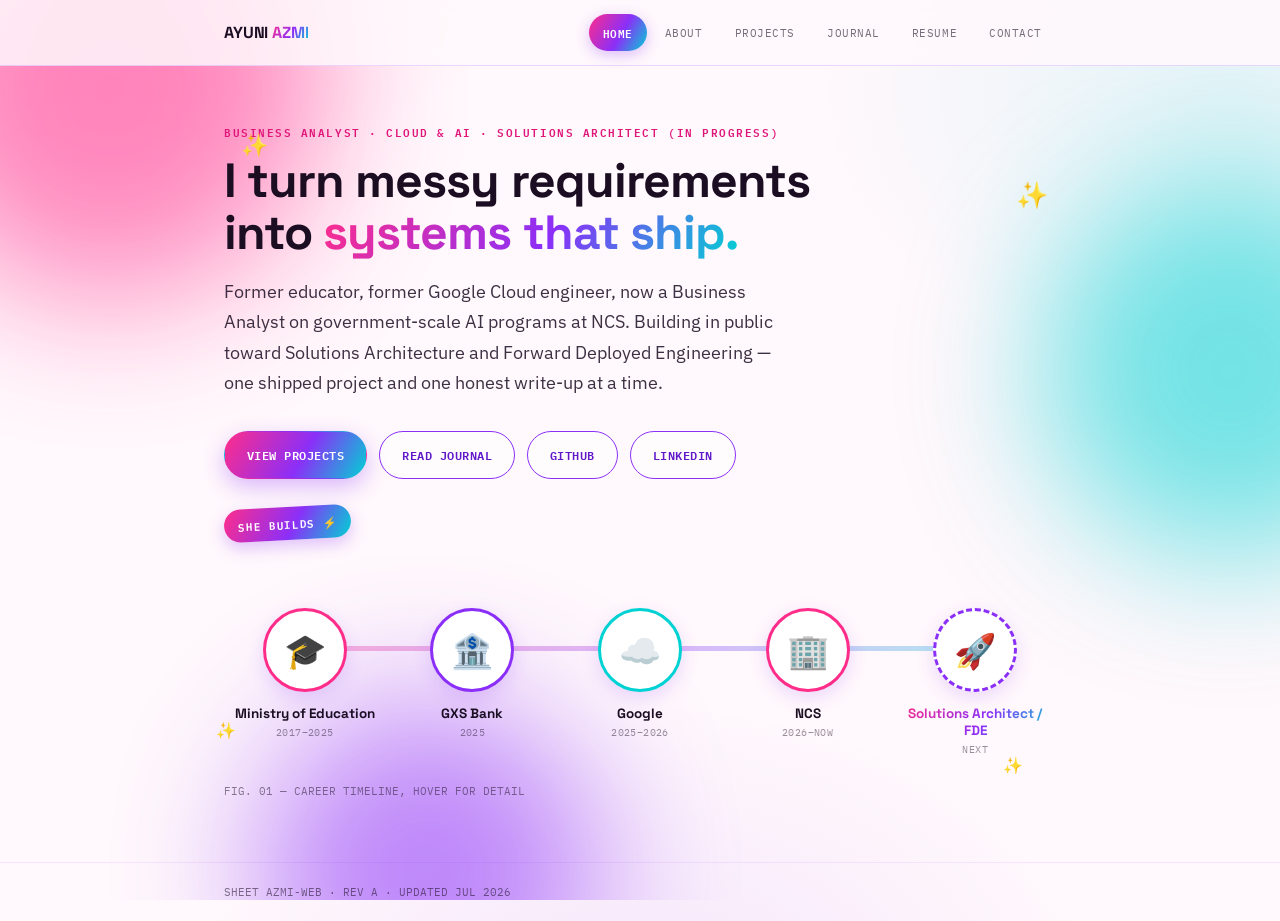
<file: index.html>
<!DOCTYPE html>
<html lang="en">
<head>
<meta charset="UTF-8">
<meta name="viewport" content="width=device-width, initial-scale=1">
<title>Ayuni Azmi — Business Analyst → Solutions Architect</title>
<link rel="icon" type="image/svg+xml" href="favicon.svg">
<link rel="stylesheet" href="css/style.css?v=2">
</head>
<body>

<div class="blobs" aria-hidden="true">
  <span class="blob b1"></span>
  <span class="blob b2"></span>
  <span class="blob b3"></span>
</div>

<div class="topnav">
  <div class="wrap">
    <div class="brand">AYUNI <span>AZMI</span></div>
    <div class="navlinks">
      <button data-tab="home" class="active">Home</button>
      <button data-tab="about">About</button>
      <button data-tab="projects">Projects</button>
      <button data-tab="journal">Journal</button>
      <button data-tab="resume">Resume</button>
      <button data-tab="contact">Contact</button>
    </div>
  </div>
</div>

<main>
  <div class="wrap">

    <!-- HOME -->
    <section id="home" class="active">
      <span class="sparkle s1">✨</span>
      <span class="sparkle s3">✨</span>
      <div class="eyebrow">Business Analyst · Cloud &amp; AI · Solutions Architect (in progress)</div>
      <h1>I turn messy requirements<br>into <span class="grad">systems that ship.</span></h1>
      <p class="lede">Former educator, former Google Cloud engineer, now a Business Analyst on
      government-scale AI programs at NCS. Building in public toward Solutions Architecture and
      Forward Deployed Engineering — one shipped project and one honest write-up at a time.</p>
      <div class="btnrow">
        <button class="btn solid" onclick="go('projects')">View Projects</button>
        <button class="btn" onclick="go('journal')">Read Journal</button>
        <a class="btn" href="https://github.com/ayuniazmi" target="_blank" rel="noopener">GitHub</a>
        <a class="btn" href="https://linkedin.com/in/ayuniazmi" target="_blank" rel="noopener">LinkedIn</a>
      </div>

      <div style="margin-top:28px;">
        <span class="sticker">She Builds ⚡</span>
      </div>

      <div class="schematic">
        <span class="sparkle s2">✨</span>
        <span class="sparkle s4">✨</span>

        <div class="timeline">
          <div class="timeline-track"></div>

          <div class="timeline-node" style="--accent: var(--pink);">
            <div class="tl-bubble">🎓</div>
            <div class="tl-body">
              <div class="tl-role">Ministry of Education</div>
              <div class="tl-dates">2017–2025</div>
              <div class="tl-blurb">8 years leading EdTech adoption across 80+ teachers</div>
            </div>
          </div>

          <div class="timeline-node" style="--accent: var(--purple);">
            <div class="tl-bubble">🏦</div>
            <div class="tl-body">
              <div class="tl-role">GXS Bank</div>
              <div class="tl-dates">2025</div>
              <div class="tl-blurb">Data privacy &amp; AI governance in a regulated environment</div>
            </div>
          </div>

          <div class="timeline-node" style="--accent: var(--cyan);">
            <div class="tl-bubble">☁️</div>
            <div class="tl-body">
              <div class="tl-role">Google</div>
              <div class="tl-dates">2025–2026</div>
              <div class="tl-blurb">Customer Engineer Trainee, Workspace &amp; Gemini</div>
            </div>
          </div>

          <div class="timeline-node" style="--accent: var(--pink);">
            <div class="tl-bubble">🏢</div>
            <div class="tl-body">
              <div class="tl-role">NCS</div>
              <div class="tl-dates">2026–Now</div>
              <div class="tl-blurb">Business Analyst on government-scale AI programs</div>
            </div>
          </div>

          <div class="timeline-node next" style="--accent: var(--purple);">
            <div class="tl-bubble">🚀</div>
            <div class="tl-body">
              <div class="tl-role">Solutions Architect / FDE</div>
              <div class="tl-dates">Next</div>
              <div class="tl-blurb">Where this whole site is headed</div>
            </div>
          </div>
        </div>

        <div class="caption">FIG. 01 — CAREER TIMELINE, HOVER FOR DETAIL</div>
      </div>
    </section>

    <!-- ABOUT -->
    <section id="about">
      <div class="eyebrow">About</div>
      <h2>I build the bridge between what a business needs and what engineering can ship.</h2>
      <span class="sticker alt" style="margin-bottom:24px;">Girl in Tech 💜</span>

      <div class="story">
        <div class="chapter">
          <h4 class="chapter-title">Ministry of Education <span class="dates">2017–2025</span></h4>
          <p>I started as an educator with the Ministry of Education, spending close to eight years
          leading EdTech adoption across 80+ teachers and running a $50,000 annual overseas learning
          programme with zero safety incidents. Teaching is, underneath everything, a systems problem:
          you're constantly translating between what people need, what's actually possible, and how to
          get a room full of different stakeholders moving in the same direction.</p>
        </div>
        <div class="chapter">
          <h4 class="chapter-title">IT &amp; Business Degree · GXS Bank · Google <span class="dates">2025–2026</span></h4>
          <p>While teaching full-time, I completed a degree in Information Technology and Business,
          which became my way into tech. A short stint as a Data Privacy Officer Intern at GXS Bank
          gave me a close look at how governance, risk, and AI systems collide in a regulated
          environment. From there I joined Google as a Customer Engineer Trainee on the Workspace and
          Gemini team, designing and demoing AI solutions for enterprise customers like DBS and SUSS,
          and building the internal tooling that other engineers used to sell those solutions.</p>
        </div>
        <div class="chapter">
          <h4 class="chapter-title">NCS — Business Analyst <span class="dates">2026–Now</span></h4>
          <p>Today I'm a Business Analyst at NCS, working across three concurrent engagements — most
          notably a $10M government AI Knowledge Management tender, where I've mapped user stories
          across five stakeholder groups and surfaced the legacy-system risks (a 20-year-old Lotus
          Notes archive, among other things) that shaped how the solution was ultimately pitched.</p>
        </div>
        <div class="chapter">
          <h4 class="chapter-title">What's Next</h4>
          <p>My long-term goal is to become a Solutions Architect or Forward Deployed Engineer —
          someone who sits at the intersection of a customer's real, messy constraints and what
          engineering can actually build. This site is where I'm documenting that transition, in the
          open, as it happens.</p>
        </div>
      </div>

      <div class="pillars">
        <div class="pillar"><div class="n">01</div><div class="t">Stakeholder translation</div></div>
        <div class="pillar"><div class="n">02</div><div class="t">Enterprise AI &amp; cloud</div></div>
        <div class="pillar"><div class="n">03</div><div class="t">Governance &amp; risk</div></div>
        <div class="pillar"><div class="n">04</div><div class="t">Hands-on build depth</div></div>
      </div>

      <h3 class="about-subhead">My Philosophy</h3>
      <div class="principles">
        <div class="principle">
          <h4>Understand before solving.</h4>
          <p>A well-defined problem is more valuable than a rushed solution.</p>
        </div>
        <div class="principle">
          <h4>Technology should serve people.</h4>
          <p>The best systems are not simply technically impressive. They make someone's work or life better.</p>
        </div>
        <div class="principle">
          <h4>Communicate with clarity.</h4>
          <p>Complexity should never become an excuse for confusion.</p>
        </div>
        <div class="principle">
          <h4>Keep building.</h4>
          <p>Courses and certifications provide knowledge, but projects turn that knowledge into capability.</p>
        </div>
        <div class="principle">
          <h4>Your background is an advantage.</h4>
          <p>Every experience contributes a different perspective. Career transitions do not erase your past; they build upon it.</p>
        </div>
        <div class="principle">
          <h4>Stay curious and adaptable.</h4>
          <p>Cloud and AI will continue to evolve. The ability to learn quickly matters more than knowing everything today.</p>
        </div>
      </div>

      <h3 class="about-subhead">What I've Learned So Far</h3>
      <div class="learned-list">
        <div class="learned-item"><b>Education</b> taught me that strong communication begins with understanding the person in front of you.</div>
        <div class="learned-item"><b>Financial services</b> taught me that innovation must be balanced with governance, privacy and responsibility.</div>
        <div class="learned-item"><b>Customer engineering</b> taught me how to present complex technologies clearly and connect features to business value.</div>
        <div class="learned-item"><b>Business analysis</b> is teaching me how to bring structure to ambiguity, align different stakeholders and turn ideas into deliverable requirements.</div>
      </div>
      <div class="learned-synth">Together, these experiences have shaped how I approach problems today: listen carefully, ask the right questions, and never lose sight of the user.</div>

      <h3 class="about-subhead">Career Projects</h3>
      <p style="opacity:0.65; font-size:13.5px; margin-top:-8px; margin-bottom:28px;">
        Real work from each chapter so far — separate from the build-in-public projects on the Projects tab.
      </p>

      <div class="company-group">
        <div class="company-head"><h4>NCS — Business Analyst</h4><span class="dates">May 2026 – Present</span></div>
        <div class="pgrid">
          <div class="pcard">
            <div class="status active">Active</div>
            <h3>HDB AI KMS</h3>
            <p>$10M government AI Knowledge Management tender. Mapped 18 user stories across 5 stakeholder personas and surfaced legacy-system risks (a 20-year-old Lotus Notes archive) that shaped the pursuit bid strategy.</p>
          </div>
          <div class="pcard">
            <div class="status active">Active</div>
            <h3>NUS Google Workspace Migration</h3>
            <p>Scoped consolidation of 5 Google Workspace domains into 1.</p>
          </div>
        </div>
      </div>

      <div class="company-group">
        <div class="company-head"><h4>Google — Customer Engineer Trainee</h4><span class="dates">Apr 2025 – Apr 2026</span></div>
        <div class="pgrid">
          <div class="pcard">
            <div class="status delivered">Delivered</div>
            <h3>Project Synapse</h3>
            <p>Gemini-powered skills assessment and coaching platform integrating AppSheet and Vertex AI.</p>
          </div>
          <div class="pcard">
            <div class="status delivered">Delivered</div>
            <h3>M365–Workspace Coexistence Demo</h3>
            <p>Built for regional technical sales teams; used in enterprise demos for customers including DBS Bank, IAL, and SUSS.</p>
          </div>
        </div>
      </div>

      <div class="company-group">
        <div class="company-head"><h4>GXS Bank — Data Privacy Officer Intern</h4><span class="dates">Feb – Mar 2025</span></div>
        <div class="pgrid">
          <div class="pcard">
            <div class="status delivered">Delivered</div>
            <h3>OneTrust Consent Management</h3>
            <p>Administered consent management across Snowflake, Salesforce, and Dynamics.</p>
          </div>
          <div class="pcard">
            <div class="status delivered">Delivered</div>
            <h3>Privacy &amp; Compliance Dashboards</h3>
            <p>Built Tableau dashboards for privacy and compliance reporting.</p>
          </div>
        </div>
      </div>

      <div class="company-group">
        <div class="company-head"><h4>SUSS — IT &amp; Business Degree Capstone</h4><span class="dates">While teaching full-time</span></div>
        <div class="pgrid">
          <div class="pcard">
            <div class="status delivered">Delivered</div>
            <h3>Consultant Management Portal</h3>
            <p>Full-stack Flask/Python application supporting the consultant placement lifecycle.</p>
          </div>
          <div class="pcard">
            <div class="status delivered">Delivered</div>
            <h3>Student Handbook RAG</h3>
            <p>Retrieval-augmented Q&amp;A system built over the student handbook — the project now being rebuilt to production grade on the Projects tab.</p>
          </div>
        </div>
      </div>

      <div class="company-group">
        <div class="company-head"><h4>Ministry of Education — Educator &amp; EdTech Champion</h4><span class="dates">2017 – 2025</span></div>
        <div class="pgrid">
          <div class="pcard">
            <div class="status delivered">Delivered</div>
            <h3>National EdTech Platform Adoption</h3>
            <p>Led adoption across 80+ educators, reaching near-100% onboarding.</p>
          </div>
          <div class="pcard">
            <div class="status delivered">Delivered</div>
            <h3>Overseas Learning Programme</h3>
            <p>Managed a $50,000/year programme for 3 years with zero safety incidents.</p>
          </div>
        </div>
      </div>
    </section>

    <!-- PROJECTS -->
    <section id="projects">
      <div class="eyebrow">Projects</div>
      <h2>Four projects, chosen to extend real work — not portfolio filler.</h2>
      <p style="opacity:0.65; font-size:13.5px; margin-top:-8px; margin-bottom:28px;">
        Status is tracked honestly. Nothing here is claimed as finished until it's actually deployed.
      </p>
      <div class="pgrid">
        <div class="pcard">
          <div class="status shipped">Shipped</div>
          <h3>01 — Architecture Cost &amp; Tradeoff Generator</h3>
          <dl>
            <dt>Problem</dt><dd>Turn a system requirement into an AWS architecture diagram, service choices, rough cost estimate, and tradeoffs.</dd>
            <dt>Stack</dt><dd>AWS, Terraform, Python</dd>
            <dt>Why it matters</dt><dd>Directly reusable from vendor-evaluation work on HDB AI KMS.</dd>
          </dl>
          <a class="pcard-link" href="cost-generator.html">Try the generator &rarr;</a>
        </div>
        <div class="pcard">
          <div class="status in-progress">In Progress</div>
          <h3>02 — RAG Evaluation Framework v2</h3>
          <dl>
            <dt>Problem</dt><dd>Production-grade rebuild of the Student Handbook RAG project — proper retrieval benchmarking and error analysis.</dd>
            <dt>Stack</dt><dd>Python, Chroma, OpenAI</dd>
            <dt>Why it matters</dt><dd>Flagship AI engineering piece; extends existing SUSS capstone work.</dd>
          </dl>
          <a class="pcard-link" href="https://github.com/ayuniazmi/ayuniazmi.github.io/tree/main/rag-eval">View the eval framework &rarr;</a>
        </div>
        <div class="pcard">
          <div class="status planned">Planned</div>
          <h3>03 — AI Business Analyst Assistant</h3>
          <dl>
            <dt>Problem</dt><dd>Upload a BRD, generate use cases, acceptance criteria, and test cases.</dd>
            <dt>Stack</dt><dd>Next.js, Python, OpenAI</dd>
            <dt>Why it matters</dt><dd>Automates the day job; easy to demo to non-technical stakeholders.</dd>
          </dl>
        </div>
        <div class="pcard">
          <div class="status planned">Planned</div>
          <h3>04 — Agentic Meeting-to-Delivery Pipeline</h3>
          <dl>
            <dt>Problem</dt><dd>Meeting transcript → summary → action items → tickets.</dd>
            <dt>Stack</dt><dd>Agent framework, MCP, Jira API</dd>
            <dt>Why it matters</dt><dd>Shows multi-step agentic reasoning, where FDE hiring is heading.</dd>
          </dl>
        </div>
      </div>
    </section>

    <!-- JOURNAL -->
    <section id="journal">
      <div class="eyebrow">Architecture Journal</div>
      <h2>Weekly notes on what I'm learning and building.</h2>
      <span class="sticker" style="margin-bottom:24px;">Building in Public ✨</span>

      <!--
        JOURNAL ENTRIES — newest first.
        Each entry is collapsed to its excerpt by default and expands in place; the id
        on .jcard is what makes it linkable as index.html#that-id (the share button
        copies that URL). Give every new entry a permanent, stable id — don't reuse or
        rename one that's already been shared.

        To add a new entry, insert a block right here (above any existing ones) using
        this shape, then delete #journalEmpty below once there's at least one entry:

        <div class="jcard" id="entry-a-stable-slug">
          <div class="jdate">JUL 20, 2026</div>
          <h3>Entry title</h3>
          <p class="jexcerpt">One sentence summary shown in the collapsed card.</p>
          <div class="tagrow"><span>AWS</span><span>RAG</span></div>
          <div class="jbody">
            <p>Entry body — a few paragraphs of what you learned/built this week.</p>
          </div>
          <div class="jcard-footer">
            <button class="j-toggle">Read full entry &darr;</button>
            <button class="j-share">&#128279; Copy link</button>
          </div>
        </div>
      -->
      <div class="journal-list" id="journalList">
        <div class="jcard" id="entry-why-chain">
          <div class="jdate">JUL 23, 2026</div>
          <h3>The "why chain" is just good teaching</h3>
          <p class="jexcerpt">Amazon's "why chain" requirement-gathering technique turned out to be the exact
          diagnostic process I used with students for 8 years — MOE experience is more transferable to SA work
          than I expected.</p>
          <div class="tagrow"><span>Requirement Gathering</span><span>Communication</span><span>Career Transition</span></div>
          <div class="jbody">

          <div class="j-label">The pattern I recognized immediately</div>
          <p>Second video from the same training set, this time on requirement gathering. The core technique —
          Amazon calls it the "why chain" — is to keep asking why until you hit the real requirement. A customer
          says they need more storage. Why? For log files. Why so many logs? Compliance auditing. Why that
          specific audit requirement? Now you're at the actual problem, which might have nothing to do with
          storage at all. I've spent eight years doing this exact thing with a student who says "I don't get
          it." That's never the real requirement. The real one is usually two layers down — a reading
          comprehension gap disguised as a math problem, a missing concept from two grades back, anxiety
          wearing the costume of "I don't get it." You don't fix that by repeating the same explanation louder.</p>

          <div class="j-label">Peeling the onion, but it's parent-teacher conferences</div>
          <p>The video's layered approach — business objectives and constraints, then operational and security
          requirements, then technical needs, then growth plans — is the same order I used to work through
          conversations about a struggling student: start with what outcome the parent actually wants, then
          the real constraints (schedule, resources, what's already been tried), then the specific
          intervention, then a plan for after. And the framework's headline example — a client adamant about
          multi-region deployment when the real concern was business continuity, solvable at half the cost with
          a simpler architecture — has a direct twin in EdTech rollouts: a teacher insisting they need a new
          tool when the actual gap is training on the one they already have.</p>

          <div class="j-label">The line that stuck</div>
          <p>"An AWS cloud architect's job isn't to sell AWS services, it's to solve business problems using
          AWS services." Swap the noun and that's the entire argument for differentiated instruction — my job
          was never to deliver the lesson plan as written, it was to teach the actual student in front of me.
          It's also almost word for word what I already wrote in <button class="linklike" onclick="go('about')">My
          Philosophy</button>: understand before solving. Nice to see it wasn't just a nice sentence — it's
          apparently the actual job description one field over.</p>

          <div class="j-label">What's genuinely new to build</div>
          <p>The diagnostic process — active listening, reading silences, the why chain, validating understanding
          by summarizing it back — isn't new muscle for me. What's new is the second half: turning a correctly
          diagnosed need into an actual system design. Eight years gave me the requirement-gathering instincts
          for free. The technical vocabulary and architecture fluency to act on them is the part I'm actually
          here to build.</p>

          </div>
          <div class="jcard-footer">
            <button class="j-toggle">Read full entry &darr;</button>
            <button class="j-share">&#128279; Copy link</button>
          </div>
        </div>
        <div class="jcard" id="entry-well-architected-checklist">
          <div class="jdate">JUL 23, 2026</div>
          <h3>Well-Architected is a conversation, not a checklist</h3>
          <p class="jexcerpt">Notes on treating the Well-Architected Framework as an iterative lens instead of a
          compliance checklist, and turning customer pushback into a teaching moment instead of a standoff.</p>
          <div class="tagrow"><span>AWS</span><span>Well-Architected</span><span>Stakeholder Management</span></div>
          <div class="jbody">

          <div class="j-label">The reframe</div>
          <p>Watched a recorded conversation between two AWS Solutions Architects this week that reframed
          something I'd been treating too literally. A customer had turned the Well-Architected Framework into a
          spreadsheet — yes/no columns for every best practice, as if checking all the boxes produced a perfect
          architecture. The actual point of each pillar isn't a rule to satisfy; it's a <strong>lens</strong> for
          surfacing risk and tradeoffs you'd otherwise miss. "Do you have encryption" is the wrong question. "How
          does your encryption strategy align with your security objectives" is the right one.</p>

          <div class="j-label">Where it gets interesting</div>
          <p>The pillars only get useful once you connect them back to real business requirements. Reliability
          isn't "do you have backups" — it's whether your recovery architecture (multi-AZ, cross-region
          replication, pilot light) actually matches the RTO/RPO the business needs. Cost optimization isn't
          "turn things off" — one example in the video had a team assuming "everything needs to be real-time,"
          until mapping actual requirements against the architecture showed only ~20% of the workload genuinely
          needed real-time processing. The rest could batch, and the cost dropped accordingly. That's the same
          move as the fit-score logic in the <a href="cost-generator.html">Cost &amp; Tradeoff Generator</a> —
          tie every architectural choice back to a stated input, not a default assumption.</p>

          <div class="j-label">When best practice meets pushback</div>
          <p>The part I'll actually use: what to do when a customer's request directly conflicts with best
          practice — everything in one AZ to save money, "we don't need encryption, our data isn't sensitive."
          The framing that stuck: those aren't roadblocks, they're teaching moments. Ask them to explain their
          reasoning before pushing back. Walk through a "future story" — what happens if there's a breach, if
          regulations change — so they see past immediate convenience. Share anonymized examples of what
          skipping redundancy actually cost someone else. And don't demand full compliance on day one — a
          crawl-walk-run roadmap that starts with the most critical gaps builds more trust than an ultimatum.</p>

          <div class="j-label">Why this matters for me</div>
          <p>This is the BA-to-SA bridge in one conversation. Translating a technical guideline into a business
          consequence is exactly the stakeholder-translation work I already do at NCS — the framework just gives
          it a name and a structure. Treating it as something that evolves with the workload, not a one-time
          audit, is the mindset shift I want to carry into the next two projects.</p>

          </div>
          <div class="jcard-footer">
            <button class="j-toggle">Read full entry &darr;</button>
            <button class="j-share">&#128279; Copy link</button>
          </div>
        </div>
        <div class="jcard" id="entry-project-01-cost-generator">
          <div class="jdate">JUL 15, 2026</div>
          <h3>Project 01: shipping the Architecture Cost &amp; Tradeoff Generator</h3>
          <p class="jexcerpt">Shipped v1 of the tool that turns a workload description into three costed AWS
          architectures with honest tradeoffs — and what's still hardcoded that shouldn't be.</p>
          <div class="tagrow"><span>AWS</span><span>Well-Architected</span><span>Cost Modeling</span></div>
          <div class="jbody">

          <div class="j-label">The problem</div>
          <p>Built the first version of the tool that turns a workload description — traffic pattern, latency
          sensitivity, data shape, team ops capacity — into three candidate AWS architectures, each with a rough
          monthly cost estimate and honest tradeoffs. This is close to what I already do informally during vendor
          evaluations at work; the point of building it was to make that reasoning <strong>explicit, repeatable,
          and demoable</strong> instead of living only in my head.</p>

          <div class="jstat-row">
            <div class="jstat"><span class="jstat-num">$89</span><span class="jstat-lbl">Serverless /mo</span></div>
            <div class="jstat"><span class="jstat-num">$115</span><span class="jstat-lbl">Containers /mo</span></div>
            <div class="jstat"><span class="jstat-num">$140</span><span class="jstat-lbl">VMs /mo</span></div>
          </div>
          <p class="jstat-caption">One example run — small team, steady traffic, relational data. Inputs change the ranking.</p>

          <div class="j-label">How it decides</div>
          <p>The fit score isn't a black box: every factor is tied to an input and, where it applies, to a
          <strong>Well-Architected Framework pillar</strong> (ops appetite &rarr; Operational Excellence, traffic
          pattern &rarr; Cost Optimization, latency &rarr; Performance Efficiency, data needs &rarr; Reliability).
          Lock-in is tracked separately since it's a real stakeholder concern that Well-Architected itself doesn't
          score. The full breakdown is documented on the tool page itself.</p>

          <div class="j-label">What's next</div>
          <p>Deliberately scoped down for v1: pricing is simplified, hardcoded, illustrative us-east-1 on-demand
          numbers — not a live pricing API — and the three architecture patterns are fixed rather than arbitrarily
          composable. Next up: wire in the real <strong>AWS Price List API</strong>, and turn the recommended
          architecture into actual <strong>Terraform</strong> so the tool's output is provably deployable, not
          just a diagram.</p>

          </div>
          <div class="jcard-footer">
            <button class="j-toggle">Read full entry &darr;</button>
            <button class="j-share">&#128279; Copy link</button>
          </div>
        </div>
      </div>
    </section>

    <!-- RESUME -->
    <section id="resume">
      <div class="eyebrow">Resume</div>
      <h2>Ayuni Azmi</h2>
      <p style="margin-top:-10px; opacity:0.75;">Business Analyst · AI &amp; Cloud Transformation · Government &amp; Enterprise<br>
      Singapore · <a href="mailto:ayuuuniaz@gmail.com">ayuuuniaz@gmail.com</a> ·
      <a href="https://linkedin.com/in/ayuniazmi" target="_blank" rel="noopener">linkedin.com/in/ayuniazmi</a></p>

      <div class="cv-block">
        <h3 style="margin-top:24px;">Professional Experience</h3>

        <div class="cv-role"><span class="co">Business Analyst — NCS</span><span class="dt">May 2026 – Present</span></div>
        <ul class="cv">
          <li>Supporting 3 concurrent engagements across government AI, EdTech, and cloud migration.</li>
          <li>HDB AI KMS ($10M tender): mapped 18 user stories across 5 stakeholder personas; surfaced legacy-system risks that shaped the pursuit bid strategy.</li>
          <li>Tracked solution evaluation across 4 vendor options over 5 cadence cycles.</li>
          <li>NUS GWS Migration: scoped consolidation of 5 Google Workspace domains into 1.</li>
        </ul>

        <div class="cv-role"><span class="co">Customer Engineer Trainee — Google Workspace &amp; Gemini, Google</span><span class="dt">Apr 2025 – Apr 2026</span></div>
        <ul class="cv">
          <li>Designed and demoed AI solutions for enterprise customers including DBS Bank, IAL, and SUSS.</li>
          <li>Project Synapse: Gemini-powered skills assessment platform integrating AppSheet and Vertex AI.</li>
          <li>Built an M365–Workspace coexistence demo used by regional technical sales teams.</li>
        </ul>

        <div class="cv-role"><span class="co">Data Privacy Officer Intern — GXS Bank</span><span class="dt">Feb 2025 – Mar 2025</span></div>
        <ul class="cv">
          <li>Administered OneTrust for consent management across Snowflake, Salesforce, and Dynamics.</li>
          <li>Built Tableau dashboards for privacy and compliance reporting.</li>
        </ul>

        <div class="cv-role"><span class="co">Education Officer &amp; EdTech Champion — Ministry of Education</span><span class="dt">Jun 2017 – Jan 2025</span></div>
        <ul class="cv">
          <li>Led national EdTech platform adoption across 80+ educators, near-100% onboarding.</li>
          <li>Managed a $50,000/yr overseas learning programme for 3 years, zero safety incidents.</li>
        </ul>
      </div>

      <div class="cv-block">
        <h3>Certifications</h3>
        <div class="tagrow">
          <span>PMP</span><span>Google Professional Cloud Architect</span>
          <span>Google Professional Cloud ML Engineer</span><span>AWS SA Professional (in progress)</span>
          <span>Google Data Analytics</span><span>IBM ML with Python</span>
        </div>
      </div>

      <div class="cv-block">
        <h3>Technical Skills</h3>
        <div class="tagrow">
          <span>Python</span><span>SQL</span><span>Flask</span><span>Docker</span><span>Kubernetes</span>
          <span>Vertex AI</span><span>Gemini</span><span>RAG</span><span>BigQuery ML</span>
          <span>GCP</span><span>AWS</span><span>Terraform-ready</span>
        </div>
      </div>

      <p style="margin-top:20px;">Want the full PDF? <a href="mailto:ayuuuniaz@gmail.com?subject=Resume%20request">Email me</a> and I'll send it over.</p>
    </section>

    <!-- CONTACT -->
    <section id="contact">
      <div class="eyebrow">Contact</div>
      <h2>Let's talk cloud, AI, or career transitions.</h2>
      <p style="max-width:480px;">I'm especially interested in conversations about customer engineering,
      solutions architecture, and moving from a non-traditional background into tech.</p>
      <div class="contact-grid">
        <div class="contact-row"><span class="k">Email</span><a href="mailto:ayuuuniaz@gmail.com">ayuuuniaz@gmail.com</a></div>
        <div class="contact-row"><span class="k">LinkedIn</span><a href="https://linkedin.com/in/ayuniazmi" target="_blank" rel="noopener">linkedin.com/in/ayuniazmi</a></div>
        <div class="contact-row"><span class="k">GitHub</span><a href="https://github.com/ayuniazmi" target="_blank" rel="noopener">github.com/ayuniazmi</a></div>
      </div>
    </section>

  </div>
</main>

<footer>
  <div class="wrap">SHEET AZMI-WEB · REV A · UPDATED JUL 2026</div>
</footer>

<script src="js/main.js?v=2"></script>
</body>
</html>
</file>
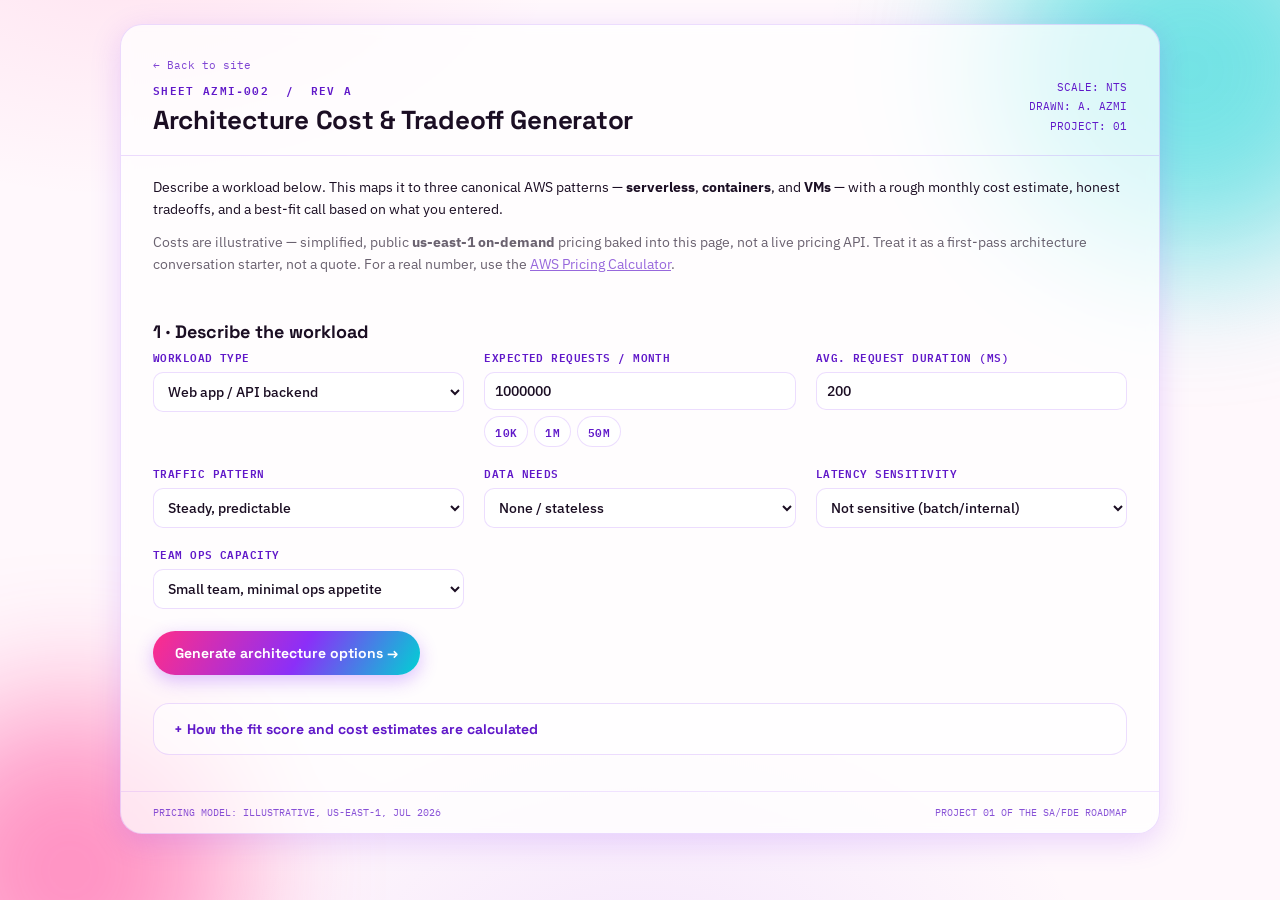
<file: cost-generator.html>
<!DOCTYPE html>
<html lang="en">
<head>
<meta charset="UTF-8">
<meta name="viewport" content="width=device-width, initial-scale=1">
<title>Architecture Cost &amp; Tradeoff Generator — AZMI-002</title>
<meta name="description" content="Describe a workload, get three candidate AWS architectures — serverless, containers, VMs — with rough cost estimates and tradeoffs.">
<link rel="icon" type="image/svg+xml" href="favicon.svg">
<link rel="stylesheet" href="css/cost-generator.css">
</head>
<body>
<div class="blobs" aria-hidden="true">
  <span class="blob b1"></span>
  <span class="blob b2"></span>
</div>
<div class="sheet">
  <header>
    <div>
      <a class="back-link" href="index.html#projects">&larr; Back to site</a>
      <div class="titleblock-label">Sheet AZMI&#8209;002 &nbsp;/&nbsp; Rev A</div>
      <h1>Architecture Cost &amp; Tradeoff Generator</h1>
    </div>
    <div class="meta">
      SCALE: NTS<br>
      DRAWN: A. AZMI<br>
      PROJECT: 01
    </div>
  </header>

  <div class="intro">
    <p>Describe a workload below. This maps it to three canonical AWS patterns — <strong>serverless</strong>,
    <strong>containers</strong>, and <strong>VMs</strong> — with a rough monthly cost estimate, honest tradeoffs,
    and a best-fit call based on what you entered.</p>
    <p class="disclaimer">Costs are illustrative — simplified, public <strong>us-east-1 on-demand</strong> pricing
    baked into this page, not a live pricing API. Treat it as a first-pass architecture conversation starter, not
    a quote. For a real number, use the <a href="https://calculator.aws" target="_blank" rel="noopener">AWS Pricing Calculator</a>.</p>
  </div>

  <main>
    <section class="form-section">
      <p class="section-title">1 &middot; Describe the workload</p>
      <div class="form-grid">
        <label>Workload type
          <select id="workloadType">
            <option value="webapi">Web app / API backend</option>
            <option value="batch">Batch or scheduled job</option>
            <option value="streaming">Event-driven / streaming pipeline</option>
          </select>
        </label>

        <label>Expected requests / month
          <input type="number" id="reqPerMonth" value="1000000" min="100" step="100">
          <div class="preset-row">
            <button type="button" class="preset" data-val="10000">10K</button>
            <button type="button" class="preset" data-val="1000000">1M</button>
            <button type="button" class="preset" data-val="50000000">50M</button>
          </div>
        </label>

        <label>Avg. request duration (ms)
          <input type="number" id="avgDuration" value="200" min="1">
        </label>

        <label>Traffic pattern
          <select id="trafficPattern">
            <option value="steady">Steady, predictable</option>
            <option value="bursty">Spiky / unpredictable</option>
            <option value="idle">Occasional — mostly idle</option>
          </select>
        </label>

        <label>Data needs
          <select id="dataNeeds">
            <option value="none">None / stateless</option>
            <option value="nosql">NoSQL (key-value / document)</option>
            <option value="sql">Relational (SQL)</option>
          </select>
        </label>

        <label>Latency sensitivity
          <select id="latency">
            <option value="low">Not sensitive (batch/internal)</option>
            <option value="medium">Sensitive (&lt;300ms, user-facing)</option>
            <option value="high">Very sensitive (&lt;100ms, real-time)</option>
          </select>
        </label>

        <label>Team ops capacity
          <select id="opsAppetite">
            <option value="small">Small team, minimal ops appetite</option>
            <option value="moderate">Moderate — comfortable with containers</option>
            <option value="dedicated">Dedicated platform/infra team</option>
          </select>
        </label>
      </div>

      <button id="generateBtn" class="generate-btn">Generate architecture options &rarr;</button>
    </section>

    <section class="results-section" id="resultsSection">
      <p class="section-title">2 &middot; Candidate architectures</p>
      <p class="section-sub">Ranked by fit for what you described above. Cost shown is estimated total monthly infra spend.</p>
      <div class="arch-grid" id="archGrid"></div>
    </section>

    <section class="method-section">
      <details>
        <summary>How the fit score and cost estimates are calculated</summary>

        <p class="method-lead">The fit score isn't a black box — every factor below maps to a specific input you
        gave and, where applicable, to an AWS Well-Architected Framework pillar. Adjust your inputs above and
        re-generate to see the reasoning change.</p>

        <h4>Fit score factors</h4>
        <table class="method-table">
          <tr><td>Team ops capacity</td><td>Small team &rarr; +25 serverless, &minus;15 VMs. Dedicated platform team &rarr; +15 containers/VMs.</td><td>Operational Excellence</td></tr>
          <tr><td>Latency sensitivity</td><td>Very sensitive &rarr; &minus;20 serverless (cold starts), +10 containers/VMs.</td><td>Performance Efficiency</td></tr>
          <tr><td>Traffic pattern</td><td>Bursty/idle &rarr; +20 serverless (pay-per-use). Steady &rarr; +10 containers/VMs (predictable utilization).</td><td>Cost Optimization, Performance Efficiency</td></tr>
          <tr><td>Data needs</td><td>Relational &rarr; &minus;10 serverless (connection-pooling overhead). NoSQL &rarr; +10 serverless.</td><td>Reliability</td></tr>
          <tr><td>Estimated cost rank</td><td>Cheapest option of the three &rarr; +15. Second cheapest &rarr; +7.</td><td>Cost Optimization</td></tr>
        </table>
        <p class="method-note">Lock-in isn't an official Well-Architected pillar — it's tracked here as a separate
        practical risk axis (proprietary APIs and managed-service coupling vs. portable compute), since it's a
        real tradeoff stakeholders ask about even though AWS's own framework doesn't score it.</p>

        <h4>Cost model assumptions</h4>
        <ul class="method-list">
          <li>Simplified <strong>us-east-1 on-demand</strong> list pricing — no Reserved Instances, Savings Plans, or free-tier credits applied.</li>
          <li>Lambda: 512MB memory per invocation; API Gateway priced as HTTP API (cheaper tier than REST API).</li>
          <li>DynamoDB: blended on-demand read+write request-unit cost, assuming roughly one read and one write per request.</li>
          <li>Fargate: 0.5 vCPU / 1GB per task, sized to handle ~50 req/sec per task; EC2: t3.medium instances, sized to ~40 req/sec per instance. A 1.5&times; headroom buffer is added for spiky traffic. A 2-task/instance floor is enforced for baseline high availability.</li>
          <li>RDS: db.t3.medium, single instance, 20GB storage — no Multi-AZ, no read replicas.</li>
          <li>Data transfer: flat 50KB average response size assumption across all three architectures.</li>
        </ul>
        <p class="method-note">These are deliberately simple, stated assumptions rather than a live pricing API —
        the goal is to make the tradeoff reasoning visible and adjustable, not to produce a bill-accurate quote.</p>
      </details>
    </section>
  </main>

  <footer>
    <span>PRICING MODEL: ILLUSTRATIVE, US-EAST-1, JUL 2026</span>
    <span>PROJECT 01 OF THE SA/FDE ROADMAP</span>
  </footer>
</div>

<script src="js/cost-generator.js"></script>
</body>
</html>
</file>
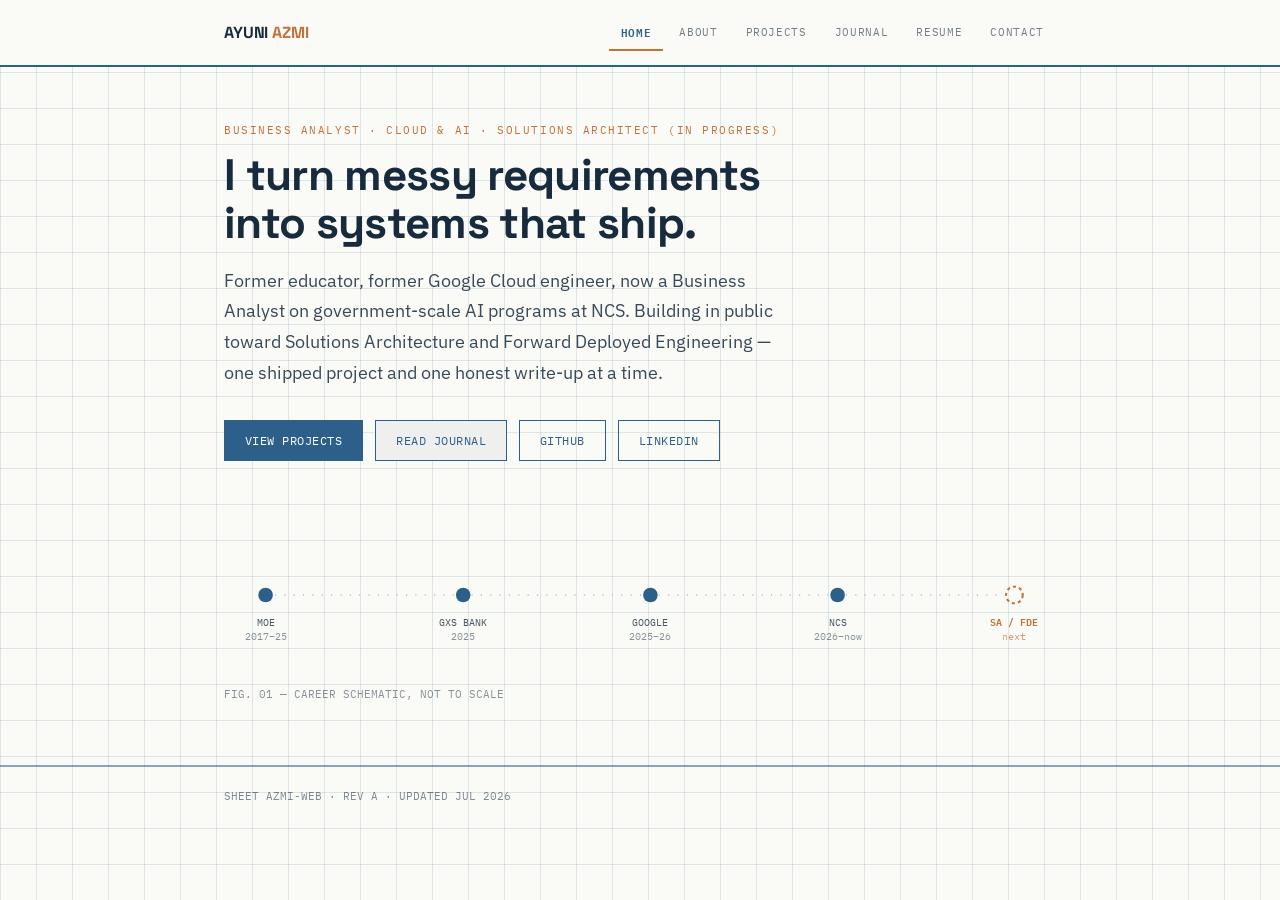
<file: website.html>
<!DOCTYPE html>
<html lang="en">
<head>
<meta charset="UTF-8">
<meta name="viewport" content="width=device-width, initial-scale=1">
<title>Ayuni Azmi — Business Analyst → Solutions Architect</title>
<style>
  @import url('https://fonts.googleapis.com/css2?family=Space+Grotesk:wght@500;600;700&family=IBM+Plex+Sans:wght@400;500;600&family=IBM+Plex+Mono:wght@400;500;600&display=swap');

  :root{
    --paper:#FAFAF6;
    --ink:#182B3D;
    --blue:#2C5F8A;
    --blue-light:#B7CEDD;
    --blue-faint:#E4ECF1;
    --rust:#C4703B;
    --done:#4F7A5E;
    --line: rgba(44,95,138,0.14);
  }
  *{box-sizing:border-box;}
  html{scroll-behavior:smooth;}
  body{
    margin:0;
    background:
      linear-gradient(var(--line) 1px, transparent 1px) 0 0/36px 36px,
      linear-gradient(90deg, var(--line) 1px, transparent 1px) 0 0/36px 36px,
      var(--paper);
    color:var(--ink);
    font-family:'IBM Plex Sans', sans-serif;
  }
  a{ color:var(--blue); }
  .wrap{ max-width:880px; margin:0 auto; padding:0 24px; }

  /* NAV */
  .topnav{
    position:sticky; top:0; z-index:50; background:rgba(250,250,246,0.92);
    backdrop-filter:blur(6px); border-bottom:2px solid var(--blue);
  }
  .topnav .wrap{ display:flex; align-items:center; justify-content:space-between; padding:14px 24px; }
  .brand{ font-family:'Space Grotesk',sans-serif; font-weight:700; font-size:16px; letter-spacing:-0.01em; }
  .brand span{ color:var(--rust); }
  .navlinks{ display:flex; gap:4px; flex-wrap:wrap; }
  .navlinks button{
    font-family:'IBM Plex Mono', monospace; font-size:11px; letter-spacing:0.06em; text-transform:uppercase;
    background:none; border:none; padding:8px 12px; cursor:pointer; color:var(--ink); opacity:0.6;
    border-bottom:2px solid transparent;
  }
  .navlinks button.active{ opacity:1; color:var(--blue); border-bottom-color:var(--rust); font-weight:600; }

  main section{ display:none; padding:56px 0 64px 0; }
  main section.active{ display:block; }

  .eyebrow{
    font-family:'IBM Plex Mono', monospace; font-size:11px; letter-spacing:0.14em; text-transform:uppercase;
    color:var(--rust); margin-bottom:14px;
  }
  h1{ font-family:'Space Grotesk',sans-serif; font-size:44px; line-height:1.1; margin:0 0 18px 0; font-weight:700; letter-spacing:-0.015em; }
  h2{ font-family:'Space Grotesk',sans-serif; font-size:26px; margin:0 0 20px 0; font-weight:700; letter-spacing:-0.01em; }
  h3{ font-family:'Space Grotesk',sans-serif; font-size:17px; margin:0 0 8px 0; font-weight:600; }
  p{ line-height:1.7; font-size:15.5px; }
  .lede{ font-size:18px; opacity:0.85; max-width:560px; margin-bottom:32px; }

  .btnrow{ display:flex; gap:12px; flex-wrap:wrap; }
  .btn{
    font-family:'IBM Plex Mono', monospace; font-size:12px; letter-spacing:0.04em; text-transform:uppercase;
    padding:12px 20px; border:1.5px solid var(--blue); text-decoration:none; color:var(--blue);
    display:inline-block; transition:all .15s ease;
  }
  .btn.solid{ background:var(--blue); color:#fff; }
  .btn:hover{ background:var(--blue); color:#fff; }

  /* HOME schematic */
  .schematic{ margin-top:56px; }
  .schematic .caption{ font-family:'IBM Plex Mono',monospace; font-size:10.5px; opacity:0.5; margin-top:10px; }

  /* ABOUT */
  .story p{ max-width:640px; }
  .pillars{ display:grid; grid-template-columns:repeat(4,1fr); gap:14px; margin-top:36px; }
  @media(max-width:700px){ .pillars{grid-template-columns:1fr 1fr;} }
  .pillar{ border:1.5px solid var(--blue); padding:14px; background:rgba(255,255,255,0.5); }
  .pillar .n{ font-family:'IBM Plex Mono',monospace; font-size:10px; color:var(--rust); }
  .pillar .t{ font-size:13px; font-weight:600; margin-top:4px; }

  /* PROJECTS */
  .pgrid{ display:grid; grid-template-columns:1fr 1fr; gap:18px; }
  @media(max-width:700px){ .pgrid{grid-template-columns:1fr;} }
  .pcard{ border:1.5px solid var(--blue); background:rgba(255,255,255,0.55); padding:20px; }
  .pcard .status{
    display:inline-block; font-family:'IBM Plex Mono',monospace; font-size:10px; letter-spacing:0.06em;
    text-transform:uppercase; padding:3px 8px; border:1px solid var(--rust); color:var(--rust); margin-bottom:12px;
  }
  .pcard dl{ margin:12px 0 0 0; font-size:13px; }
  .pcard dt{ font-family:'IBM Plex Mono',monospace; font-size:10px; text-transform:uppercase; color:var(--blue); opacity:0.8; margin-top:10px; }
  .pcard dd{ margin:2px 0 0 0; opacity:0.85; }

  /* JOURNAL */
  .empty{
    border:1.5px dashed var(--blue-light); padding:40px; text-align:center; color:var(--ink); opacity:0.7;
  }
  .empty .eyebrow{ opacity:1; }

  /* RESUME */
  .cv-block{ margin-bottom:28px; }
  .cv-role{ display:flex; justify-content:space-between; gap:12px; flex-wrap:wrap; margin-bottom:4px;}
  .cv-role .co{ font-weight:600; }
  .cv-role .dt{ font-family:'IBM Plex Mono',monospace; font-size:11.5px; opacity:0.6; }
  ul.cv{ margin:6px 0 18px 0; padding-left:18px; }
  ul.cv li{ font-size:14px; line-height:1.65; margin-bottom:5px; opacity:0.9; }
  .tagrow{ display:flex; flex-wrap:wrap; gap:6px; margin-top:8px;}
  .tagrow span{
    font-family:'IBM Plex Mono',monospace; font-size:10.5px; border:1px solid var(--blue-light);
    padding:3px 8px; color:var(--blue);
  }

  /* CONTACT */
  .contact-grid{ display:flex; flex-direction:column; gap:14px; max-width:420px; }
  .contact-row{ display:flex; justify-content:space-between; border-bottom:1px dashed var(--blue-light); padding:12px 0; }
  .contact-row .k{ font-family:'IBM Plex Mono',monospace; font-size:11px; text-transform:uppercase; opacity:0.6; }

  footer{ border-top:2px solid var(--blue); padding:22px 0; font-family:'IBM Plex Mono',monospace; font-size:10.5px; opacity:0.55; }
</style>
</head>
<body>

<div class="topnav">
  <div class="wrap">
    <div class="brand">AYUNI <span>AZMI</span></div>
    <div class="navlinks">
      <button data-tab="home" class="active">Home</button>
      <button data-tab="about">About</button>
      <button data-tab="projects">Projects</button>
      <button data-tab="journal">Journal</button>
      <button data-tab="resume">Resume</button>
      <button data-tab="contact">Contact</button>
    </div>
  </div>
</div>

<main>
  <div class="wrap">

    <!-- HOME -->
    <section id="home" class="active">
      <div class="eyebrow">Business Analyst · Cloud &amp; AI · Solutions Architect (in progress)</div>
      <h1>I turn messy requirements<br>into systems that ship.</h1>
      <p class="lede">Former educator, former Google Cloud engineer, now a Business Analyst on
      government-scale AI programs at NCS. Building in public toward Solutions Architecture and
      Forward Deployed Engineering — one shipped project and one honest write-up at a time.</p>
      <div class="btnrow">
        <button class="btn solid" onclick="go('projects')">View Projects</button>
        <button class="btn" onclick="go('journal')">Read Journal</button>
        <a class="btn" href="https://github.com/ayuniazmi" target="_blank" rel="noopener">GitHub</a>
        <a class="btn" href="https://linkedin.com/in/ayuniazmi" target="_blank" rel="noopener">LinkedIn</a>
      </div>

      <div class="schematic">
        <svg viewBox="0 0 800 150" width="100%" height="auto" xmlns="http://www.w3.org/2000/svg">
          <line x1="40" y1="75" x2="760" y2="75" stroke="#B7CEDD" stroke-width="2" stroke-dasharray="1 8"/>
          <!-- nodes -->
          <g font-family="IBM Plex Mono, monospace" font-size="10">
            <circle cx="40" cy="75" r="7" fill="#2C5F8A"/>
            <text x="40" y="105" text-anchor="middle" fill="#182B3D" opacity="0.8">MOE</text>
            <text x="40" y="118" text-anchor="middle" fill="#182B3D" opacity="0.5">2017–25</text>

            <circle cx="230" cy="75" r="7" fill="#2C5F8A"/>
            <text x="230" y="105" text-anchor="middle" fill="#182B3D" opacity="0.8">GXS BANK</text>
            <text x="230" y="118" text-anchor="middle" fill="#182B3D" opacity="0.5">2025</text>

            <circle cx="410" cy="75" r="7" fill="#2C5F8A"/>
            <text x="410" y="105" text-anchor="middle" fill="#182B3D" opacity="0.8">GOOGLE</text>
            <text x="410" y="118" text-anchor="middle" fill="#182B3D" opacity="0.5">2025–26</text>

            <circle cx="590" cy="75" r="7" fill="#2C5F8A"/>
            <text x="590" y="105" text-anchor="middle" fill="#182B3D" opacity="0.8">NCS</text>
            <text x="590" y="118" text-anchor="middle" fill="#182B3D" opacity="0.5">2026–now</text>

            <circle cx="760" cy="75" r="8" fill="none" stroke="#C4703B" stroke-width="2" stroke-dasharray="3 3"/>
            <text x="760" y="105" text-anchor="middle" fill="#C4703B" font-weight="600">SA / FDE</text>
            <text x="760" y="118" text-anchor="middle" fill="#C4703B" opacity="0.7">next</text>
          </g>
        </svg>
        <div class="caption">FIG. 01 — CAREER SCHEMATIC, NOT TO SCALE</div>
      </div>
    </section>

    <!-- ABOUT -->
    <section id="about">
      <div class="eyebrow">About</div>
      <h2>Eight years in a classroom taught me more about systems than any course did.</h2>
      <div class="story">
        <p>I started as an educator with the Ministry of Education, spending close to eight years
        leading EdTech adoption across 80+ teachers and running a $50,000 annual overseas learning
        programme with zero safety incidents. Teaching is, underneath everything, a systems problem:
        you're constantly translating between what people need, what's actually possible, and how to
        get a room full of different stakeholders moving in the same direction.</p>
        <p>While teaching full-time, I completed a degree in Information Technology and Business,
        which became my way into tech. A short stint as a Data Privacy Officer Intern at GXS Bank
        gave me a close look at how governance, risk, and AI systems collide in a regulated
        environment. From there I joined Google as a Customer Engineer Trainee on the Workspace and
        Gemini team, designing and demoing AI solutions for enterprise customers like DBS and SUSS,
        and building the internal tooling that other engineers used to sell those solutions.</p>
        <p>Today I'm a Business Analyst at NCS, working across three concurrent engagements — most
        notably a $10M government AI Knowledge Management tender, where I've mapped user stories
        across five stakeholder groups and surfaced the legacy-system risks (a 20-year-old Lotus
        Notes archive, among other things) that shaped how the solution was ultimately pitched.</p>
        <p>My long-term goal is to become a Solutions Architect or Forward Deployed Engineer —
        someone who sits at the intersection of a customer's real, messy constraints and what
        engineering can actually build. This site is where I'm documenting that transition, in the
        open, as it happens.</p>
      </div>
      <div class="pillars">
        <div class="pillar"><div class="n">01</div><div class="t">Stakeholder translation</div></div>
        <div class="pillar"><div class="n">02</div><div class="t">Enterprise AI &amp; cloud</div></div>
        <div class="pillar"><div class="n">03</div><div class="t">Governance &amp; risk</div></div>
        <div class="pillar"><div class="n">04</div><div class="t">Hands-on build depth</div></div>
      </div>
    </section>

    <!-- PROJECTS -->
    <section id="projects">
      <div class="eyebrow">Projects</div>
      <h2>Four projects, chosen to extend real work — not portfolio filler.</h2>
      <p style="opacity:0.65; font-size:13.5px; margin-top:-8px; margin-bottom:28px;">
        Status is tracked honestly. Nothing here is claimed as finished until it's actually deployed.
      </p>
      <div class="pgrid">
        <div class="pcard">
          <div class="status">In Progress</div>
          <h3>01 — Architecture Cost &amp; Tradeoff Generator</h3>
          <dl>
            <dt>Problem</dt><dd>Turn a system requirement into an AWS architecture diagram, service choices, rough cost estimate, and tradeoffs.</dd>
            <dt>Stack</dt><dd>AWS, Terraform, Python</dd>
            <dt>Why it matters</dt><dd>Directly reusable from vendor-evaluation work on HDB AI KMS.</dd>
          </dl>
        </div>
        <div class="pcard">
          <div class="status">Planned</div>
          <h3>02 — RAG Evaluation Framework v2</h3>
          <dl>
            <dt>Problem</dt><dd>Production-grade rebuild of the Student Handbook RAG project — proper retrieval benchmarking and error analysis.</dd>
            <dt>Stack</dt><dd>Python, vector DB, OpenAI/Gemini</dd>
            <dt>Why it matters</dt><dd>Flagship AI engineering piece; extends existing SUSS capstone work.</dd>
          </dl>
        </div>
        <div class="pcard">
          <div class="status">Planned</div>
          <h3>03 — AI Business Analyst Assistant</h3>
          <dl>
            <dt>Problem</dt><dd>Upload a BRD, generate use cases, acceptance criteria, and test cases.</dd>
            <dt>Stack</dt><dd>Next.js, Python, OpenAI</dd>
            <dt>Why it matters</dt><dd>Automates the day job; easy to demo to non-technical stakeholders.</dd>
          </dl>
        </div>
        <div class="pcard">
          <div class="status">Planned</div>
          <h3>04 — Agentic Meeting-to-Delivery Pipeline</h3>
          <dl>
            <dt>Problem</dt><dd>Meeting transcript → summary → action items → tickets.</dd>
            <dt>Stack</dt><dd>Agent framework, MCP, Jira API</dd>
            <dt>Why it matters</dt><dd>Shows multi-step agentic reasoning, where FDE hiring is heading.</dd>
          </dl>
        </div>
      </div>
    </section>

    <!-- JOURNAL -->
    <section id="journal">
      <div class="eyebrow">Architecture Journal</div>
      <h2>Weekly notes on what I'm learning and building.</h2>
      <div class="empty">
        <div class="eyebrow">First entry coming soon</div>
        <p style="max-width:420px; margin:0 auto;">One real entry a week, published every Sunday —
        synthesised from daily learning logs. Nothing here yet because nothing's been published yet.
        Check back soon.</p>
      </div>
    </section>

    <!-- RESUME -->
    <section id="resume">
      <div class="eyebrow">Resume</div>
      <h2>Ayuni Azmi</h2>
      <p style="margin-top:-10px; opacity:0.75;">Business Analyst · AI &amp; Cloud Transformation · Government &amp; Enterprise<br>
      Singapore · <a href="mailto:ayuuuniaz@gmail.com">ayuuuniaz@gmail.com</a> ·
      <a href="https://linkedin.com/in/ayuniazmi" target="_blank" rel="noopener">linkedin.com/in/ayuniazmi</a></p>

      <div class="cv-block">
        <h3 style="margin-top:24px;">Professional Experience</h3>

        <div class="cv-role"><span class="co">Business Analyst — NCS</span><span class="dt">May 2026 – Present</span></div>
        <ul class="cv">
          <li>Supporting 3 concurrent engagements across government AI, EdTech, and cloud migration.</li>
          <li>HDB AI KMS ($10M tender): mapped 18 user stories across 5 stakeholder personas; surfaced legacy-system risks that shaped the pursuit bid strategy.</li>
          <li>Tracked solution evaluation across 4 vendor options over 5 cadence cycles.</li>
          <li>NUS GWS Migration: scoped consolidation of 5 Google Workspace domains into 1.</li>
        </ul>

        <div class="cv-role"><span class="co">Customer Engineer Trainee — Google Workspace &amp; Gemini, Google</span><span class="dt">Apr 2025 – Apr 2026</span></div>
        <ul class="cv">
          <li>Designed and demoed AI solutions for enterprise customers including DBS Bank, IAL, and SUSS.</li>
          <li>Project Synapse: Gemini-powered skills assessment platform integrating AppSheet and Vertex AI.</li>
          <li>Built an M365–Workspace coexistence demo used by regional technical sales teams.</li>
        </ul>

        <div class="cv-role"><span class="co">Data Privacy Officer Intern — GXS Bank</span><span class="dt">Feb 2025 – Mar 2025</span></div>
        <ul class="cv">
          <li>Administered OneTrust for consent management across Snowflake, Salesforce, and Dynamics.</li>
          <li>Built Tableau dashboards for privacy and compliance reporting.</li>
        </ul>

        <div class="cv-role"><span class="co">Education Officer &amp; EdTech Champion — Ministry of Education</span><span class="dt">Jun 2017 – Jan 2025</span></div>
        <ul class="cv">
          <li>Led national EdTech platform adoption across 80+ educators, near-100% onboarding.</li>
          <li>Managed a $50,000/yr overseas learning programme for 3 years, zero safety incidents.</li>
        </ul>
      </div>

      <div class="cv-block">
        <h3>Certifications</h3>
        <div class="tagrow">
          <span>PMP</span><span>Google Professional Cloud Architect</span>
          <span>Google Professional Cloud ML Engineer</span><span>AWS SA Professional (in progress)</span>
          <span>Google Data Analytics</span><span>IBM ML with Python</span>
        </div>
      </div>

      <div class="cv-block">
        <h3>Technical Skills</h3>
        <div class="tagrow">
          <span>Python</span><span>SQL</span><span>Flask</span><span>Docker</span><span>Kubernetes</span>
          <span>Vertex AI</span><span>Gemini</span><span>RAG</span><span>BigQuery ML</span>
          <span>GCP</span><span>AWS</span><span>Terraform-ready</span>
        </div>
      </div>

      <p style="margin-top:20px;">Want the full PDF? <a href="mailto:ayuuuniaz@gmail.com?subject=Resume%20request">Email me</a> and I'll send it over.</p>
    </section>

    <!-- CONTACT -->
    <section id="contact">
      <div class="eyebrow">Contact</div>
      <h2>Let's talk cloud, AI, or career transitions.</h2>
      <p style="max-width:480px;">I'm especially interested in conversations about customer engineering,
      solutions architecture, and moving from a non-traditional background into tech.</p>
      <div class="contact-grid">
        <div class="contact-row"><span class="k">Email</span><a href="mailto:ayuuuniaz@gmail.com">ayuuuniaz@gmail.com</a></div>
        <div class="contact-row"><span class="k">LinkedIn</span><a href="https://linkedin.com/in/ayuniazmi" target="_blank" rel="noopener">linkedin.com/in/ayuniazmi</a></div>
        <div class="contact-row"><span class="k">GitHub</span><a href="https://github.com/ayuniazmi" target="_blank" rel="noopener">github.com/ayuniazmi</a></div>
      </div>
    </section>

  </div>
</main>

<footer>
  <div class="wrap">SHEET AZMI-WEB · REV A · UPDATED JUL 2026</div>
</footer>

<script>
  function go(tab){
    document.querySelectorAll('.navlinks button').forEach(b=>b.classList.toggle('active', b.dataset.tab===tab));
    document.querySelectorAll('main section').forEach(s=>s.classList.toggle('active', s.id===tab));
    window.scrollTo({top:0, behavior:'smooth'});
  }
  document.querySelectorAll('.navlinks button').forEach(b=>{
    b.addEventListener('click', ()=>go(b.dataset.tab));
  });
</script>
</body>
</html>
</file>
<file: css/style.css>
@import url('https://fonts.googleapis.com/css2?family=Space+Grotesk:wght@500;600;700;800&family=IBM+Plex+Sans:wght@400;500;600;700&family=IBM+Plex+Mono:wght@400;500;600&display=swap');

:root{
  --bg:#FFF8FC;
  --ink:#1B0E23;
  --ink-soft: rgba(27,14,35,0.68);
  --ink-faint: rgba(27,14,35,0.45);
  --pink:#FF2D8A;
  --pink-deep:#E0157A;
  --purple:#8B2FF8;
  --purple-deep:#6018C9;
  --cyan:#00D2D3;
  --yellow:#FFD23F;
  --green:#17C980;
  --green-deep:#128F5E;
  --green:#17C980;
  --card-bg: rgba(255,255,255,0.72);
  --card-border: rgba(139,47,248,0.16);
  --gradient-main: linear-gradient(120deg, var(--pink) 0%, var(--purple) 55%, var(--cyan) 100%);
  --gradient-soft: linear-gradient(120deg, rgba(255,45,138,0.14), rgba(139,47,248,0.14), rgba(0,210,211,0.14));
  --shadow-glow: 0 8px 30px rgba(139,47,248,0.18);
}
*{box-sizing:border-box;}
html{scroll-behavior:smooth;}
body{
  margin:0;
  position:relative;
  overflow-x:hidden;
  background:
    radial-gradient(720px 420px at 8% -6%, rgba(255,45,138,0.10), transparent 60%),
    radial-gradient(680px 480px at 96% 10%, rgba(0,210,211,0.10), transparent 60%),
    radial-gradient(760px 520px at 50% 110%, rgba(139,47,248,0.09), transparent 60%),
    var(--bg);
  color:var(--ink);
  font-family:'IBM Plex Sans', sans-serif;
}
a{ color:var(--purple-deep); text-decoration-thickness: 1.5px; }
.linklike{
  background:none; border:none; padding:0; margin:0; font:inherit; color:var(--purple-deep);
  text-decoration:underline; text-decoration-thickness:1.5px; cursor:pointer; font-weight:600;
}
.linklike:hover{ color:var(--pink-deep); }
::selection{ background: var(--pink); color:#fff; }
.wrap{ max-width:880px; margin:0 auto; padding:0 24px; position:relative; z-index:1; }

:focus-visible{ outline: 2.5px solid var(--pink); outline-offset: 3px; border-radius:2px; }

/* BACKGROUND BLOBS */
.blobs{ position:fixed; inset:0; z-index:0; overflow:hidden; pointer-events:none; }
.blob{ position:absolute; border-radius:50%; filter:blur(70px); opacity:0.55; }
.blob.b1{ width:420px; height:420px; top:-120px; left:-100px; background:var(--pink); animation:blobFloat 17s ease-in-out infinite; }
.blob.b2{ width:380px; height:380px; top:20%; right:-140px; background:var(--cyan); animation:blobFloat 21s ease-in-out infinite reverse; }
.blob.b3{ width:340px; height:340px; bottom:-140px; left:20%; background:var(--purple); animation:blobFloat 19s ease-in-out infinite; animation-delay:-6s; }
@keyframes blobFloat{
  0%,100%{ transform:translate(0,0) scale(1); }
  33%{ transform:translate(40px,-30px) scale(1.08); }
  66%{ transform:translate(-30px,25px) scale(0.94); }
}
@media (prefers-reduced-motion: reduce){
  .blob{ animation:none !important; }
}

/* SPARKLES */
.sparkle{ position:absolute; font-size:20px; animation:twinkle 3.2s ease-in-out infinite; pointer-events:none; }
.sparkle.s1{ top:8%; left:2%; animation-delay:0s; font-size:22px; }
.sparkle.s2{ top:60%; left:-1%; animation-delay:.7s; font-size:16px; }
.sparkle.s3{ top:14%; right:1%; animation-delay:1.4s; font-size:26px; }
.sparkle.s4{ top:78%; right:4%; animation-delay:2.1s; font-size:16px; }
@keyframes twinkle{
  0%,100%{ opacity:0.25; transform:scale(0.85) rotate(0deg); }
  50%{ opacity:1; transform:scale(1.15) rotate(12deg); }
}

/* STICKERS */
.sticker{
  display:inline-block; font-family:'IBM Plex Mono', monospace; font-size:11px; font-weight:600;
  letter-spacing:0.06em; text-transform:uppercase; color:#fff; background:var(--gradient-main);
  padding:7px 14px; border-radius:999px; box-shadow:0 6px 16px rgba(139,47,248,0.28);
  transform:rotate(-3deg); transition:transform .2s ease;
}
.sticker:hover{ transform:rotate(0deg) scale(1.05); }
.sticker.alt{ transform:rotate(2deg); }
.sticker.alt:hover{ transform:rotate(0deg) scale(1.05); }

/* NAV */
.topnav{
  position:sticky; top:0; z-index:50; background:rgba(255,248,252,0.85);
  backdrop-filter:blur(10px); border-bottom:1.5px solid var(--card-border);
}
.topnav .wrap{ display:flex; align-items:center; justify-content:space-between; padding:14px 24px; gap:12px; flex-wrap:wrap; }
.brand{ font-family:'Space Grotesk',sans-serif; font-weight:700; font-size:16px; letter-spacing:-0.01em; white-space:nowrap; }
.brand span{
  background:var(--gradient-main); -webkit-background-clip:text; background-clip:text; color:transparent;
}
.navlinks{ display:flex; gap:4px; flex-wrap:wrap; align-items:center; }
.navlinks button{
  font-family:'IBM Plex Mono', monospace; font-size:11px; letter-spacing:0.05em; text-transform:uppercase;
  background:none; border:none; padding:9px 14px; cursor:pointer; color:var(--ink); opacity:0.6;
  border-radius:999px; transition:all .18s ease;
}
.navlinks button:hover{ opacity:1; background:rgba(139,47,248,0.08); }
.navlinks button.active{
  opacity:1; color:#fff; font-weight:600; background:var(--gradient-main);
  box-shadow:0 4px 14px rgba(139,47,248,0.3);
}
.navlinks a.navlink{
  font-family:'IBM Plex Mono', monospace; font-size:11px; letter-spacing:0.05em; text-transform:uppercase;
  padding:9px 14px; color:var(--ink); opacity:0.6; text-decoration:none; border-radius:999px; transition:all .18s ease;
}
.navlinks a.navlink:hover{ opacity:1; background:rgba(0,210,211,0.14); color:var(--purple-deep); }

main section{ display:none; padding:56px 0 64px 0; }
main section.active{ display:block; animation:fadeInUp .5s ease both; }
@keyframes fadeInUp{
  from{ opacity:0; transform:translateY(14px); }
  to{ opacity:1; transform:translateY(0); }
}

.eyebrow{
  font-family:'IBM Plex Mono', monospace; font-size:11px; letter-spacing:0.14em; text-transform:uppercase;
  color:var(--pink-deep); margin-bottom:14px; font-weight:600;
}
h1{
  font-family:'Space Grotesk',sans-serif; font-size:48px; line-height:1.08; margin:0 0 18px 0; font-weight:800;
  letter-spacing:-0.02em;
}
h1 .grad{
  background:var(--gradient-main); -webkit-background-clip:text; background-clip:text; color:transparent;
}
h2{ font-family:'Space Grotesk',sans-serif; font-size:28px; margin:0 0 20px 0; font-weight:700; letter-spacing:-0.01em; }
h3{ font-family:'Space Grotesk',sans-serif; font-size:17px; margin:0 0 8px 0; font-weight:600; }
p{ line-height:1.7; font-size:15.5px; }
.lede{ font-size:18px; opacity:0.85; max-width:560px; margin-bottom:32px; }

.btnrow{ display:flex; gap:12px; flex-wrap:wrap; }
.btn{
  font-family:'IBM Plex Mono', monospace; font-size:12px; letter-spacing:0.04em; text-transform:uppercase;
  padding:13px 22px; border:1.5px solid var(--purple); border-radius:999px; text-decoration:none; color:var(--purple-deep);
  display:inline-block; transition:all .18s ease; background:rgba(255,255,255,0.6); font-weight:600;
}
.btn.solid{ background:var(--gradient-main); color:#fff; border-color:transparent; box-shadow:0 8px 22px rgba(139,47,248,0.32); }
.btn:hover{ transform:translateY(-2px); box-shadow:0 10px 24px rgba(139,47,248,0.28); }
.btn.solid:hover{ box-shadow:0 12px 28px rgba(139,47,248,0.42); }

/* HOME schematic / career timeline */
.schematic{ margin-top:64px; position:relative; }
.schematic .caption{ font-family:'IBM Plex Mono',monospace; font-size:10.5px; opacity:0.5; margin-top:22px; }

.timeline{ display:flex; align-items:flex-start; gap:6px; position:relative; padding-top:4px; }
.timeline-track{
  position:absolute; top:42px; left:42px; right:42px; height:5px; border-radius:999px;
  background:var(--gradient-main); opacity:0.32; z-index:0;
}
.timeline-node{
  position:relative; z-index:1; display:flex; flex-direction:column; align-items:center; text-align:center;
  flex:1; min-width:0;
}
.tl-bubble{
  width:84px; height:84px; border-radius:50%; display:flex; align-items:center; justify-content:center;
  font-size:34px; background:#fff; border:3px solid var(--accent); box-shadow:0 6px 18px rgba(139,47,248,0.16);
  transition:transform .25s cubic-bezier(.34,1.56,.64,1), box-shadow .25s ease; flex:none;
}
.timeline-node:hover .tl-bubble{ transform:translateY(-6px) scale(1.08); box-shadow:0 14px 30px rgba(139,47,248,0.34); }
.tl-body{ margin-top:14px; padding:0 4px; }
.tl-role{ font-family:'Space Grotesk',sans-serif; font-weight:700; font-size:13.5px; line-height:1.25; }
.tl-dates{
  font-family:'IBM Plex Mono',monospace; font-size:10px; color:var(--ink-faint); margin-top:3px;
  text-transform:uppercase; letter-spacing:0.04em;
}
.tl-blurb{
  font-size:11.5px; line-height:1.5; opacity:0; max-height:0; overflow:hidden; transition:all .25s ease;
  margin-top:6px; color:var(--ink-soft);
}
.timeline-node:hover .tl-blurb{ opacity:1; max-height:70px; }
.timeline-node.next .tl-bubble{
  border-style:dashed; animation:tlPulse 2.2s ease-in-out infinite;
}
.timeline-node.next .tl-role{
  background:var(--gradient-main); -webkit-background-clip:text; background-clip:text; color:transparent;
}
@keyframes tlPulse{
  0%,100%{ box-shadow:0 6px 18px rgba(139,47,248,0.16); }
  50%{ box-shadow:0 10px 32px rgba(139,47,248,0.5); }
}
@media (prefers-reduced-motion: reduce){ .timeline-node.next .tl-bubble{ animation:none; } }

@media(max-width:820px){
  .timeline{ flex-direction:column; align-items:stretch; gap:26px; }
  .timeline-track{ top:0; bottom:0; left:41px; right:auto; width:5px; height:auto; }
  .timeline-node{ flex-direction:row; text-align:left; align-items:center; gap:16px; }
  .timeline-node:hover .tl-bubble{ transform:translateX(-3px) scale(1.05); }
  .tl-body{ margin-top:0; }
  .tl-blurb{ opacity:0.8; max-height:60px; }
}

/* ABOUT */
.story p{ max-width:640px; }
.chapter{ position:relative; padding-left:20px; margin-bottom:26px; }
.chapter::before{
  content:""; position:absolute; left:0; top:4px; bottom:4px; width:3px; border-radius:3px;
  background:var(--gradient-main);
}
.chapter-title{
  font-family:'Space Grotesk',sans-serif; font-weight:700; font-size:15px; margin:0 0 6px 0;
  text-transform:uppercase; letter-spacing:0.03em;
}
.chapter-title .dates{
  font-family:'IBM Plex Mono',monospace; font-weight:500; font-size:11px; color:var(--ink-faint);
  margin-left:8px; text-transform:none; letter-spacing:0.02em;
}
.about-subhead{ font-size:23px; margin:48px 0 6px 0; }

.principles{ display:grid; grid-template-columns:1fr 1fr; gap:16px; margin-top:20px; }
@media(max-width:700px){ .principles{grid-template-columns:1fr;} }
.principle{
  border:1.5px solid var(--card-border); border-radius:14px; padding:16px 18px; background:var(--card-bg);
  transition:transform .2s ease, box-shadow .2s ease, border-color .2s ease;
}
.principle:hover{ transform:translateY(-3px); box-shadow:var(--shadow-glow); border-color:var(--purple); }
.principle h4{ font-family:'Space Grotesk',sans-serif; font-weight:700; font-size:14.5px; margin:0 0 6px 0; color:var(--purple-deep); }
.principle p{ font-size:13.5px; margin:0; opacity:0.85; }

.learned-list{ display:flex; flex-direction:column; gap:12px; margin-top:20px; }
.learned-item{
  font-size:14.5px; line-height:1.7; padding:14px 18px; border-radius:12px; background:var(--card-bg);
  border:1.5px solid var(--card-border);
}
.learned-item b{ color:var(--pink-deep); }
.learned-synth{
  margin-top:16px; padding:18px 20px; border-radius:14px; background:var(--gradient-soft);
  border:1.5px dashed var(--purple); font-size:14.5px; line-height:1.7; font-style:italic;
}

.company-group{ margin-bottom:32px; }
.company-head{ display:flex; align-items:baseline; gap:10px; margin-bottom:14px; flex-wrap:wrap; }
.company-head h4{ font-family:'Space Grotesk',sans-serif; font-size:16px; font-weight:700; margin:0; }
.company-head .dates{ font-family:'IBM Plex Mono',monospace; font-size:11px; color:var(--ink-faint); }

.pcard .status.active{ background:rgba(139,47,248,0.14); color:var(--purple-deep); }
.pcard .status.delivered{ background:rgba(23,201,128,0.14); color:var(--green-deep); border:1px solid rgba(23,201,128,0.35); }

.pillars{ display:grid; grid-template-columns:repeat(4,1fr); gap:14px; margin-top:36px; }
@media(max-width:700px){ .pillars{grid-template-columns:1fr 1fr;} }
.pillar{
  border:1.5px solid var(--card-border); border-radius:16px; padding:16px; background:var(--card-bg);
  transition:transform .2s ease, box-shadow .2s ease, border-color .2s ease;
}
.pillar:nth-child(odd):hover{ transform:translateY(-6px) rotate(-1deg); }
.pillar:nth-child(even):hover{ transform:translateY(-6px) rotate(1deg); }
.pillar:hover{ box-shadow:var(--shadow-glow); border-color:var(--purple); }
.pillar .n{ font-family:'IBM Plex Mono',monospace; font-size:10px; color:var(--pink-deep); font-weight:700; }
.pillar .t{ font-size:13px; font-weight:600; margin-top:4px; }

/* PROJECTS */
.pgrid{ display:grid; grid-template-columns:1fr 1fr; gap:18px; }
@media(max-width:700px){ .pgrid{grid-template-columns:1fr;} }
.pcard{
  border:1.5px solid var(--card-border); border-radius:18px; background:var(--card-bg); padding:22px;
  transition:transform .2s ease, box-shadow .2s ease, border-color .2s ease;
}
.pcard:nth-child(odd):hover{ transform:translateY(-6px) rotate(-0.6deg); }
.pcard:nth-child(even):hover{ transform:translateY(-6px) rotate(0.6deg); }
.pcard:hover{ box-shadow:var(--shadow-glow); border-color:var(--purple); }
.pcard .status{
  display:inline-block; font-family:'IBM Plex Mono',monospace; font-size:10px; letter-spacing:0.06em;
  text-transform:uppercase; padding:4px 11px; border-radius:999px; margin-bottom:12px; font-weight:700;
}
.pcard .status.in-progress{ background:rgba(139,47,248,0.14); color:var(--purple-deep); }
.pcard .status.planned{ background:rgba(255,45,138,0.12); color:var(--pink-deep); border:1px solid rgba(255,45,138,0.3); }
.pcard .status.shipped{ background:rgba(23,201,128,0.14); color:var(--green-deep); border:1px solid rgba(23,201,128,0.35); }
.pcard dl{ margin:12px 0 0 0; font-size:13px; }
.pcard dt{ font-family:'IBM Plex Mono',monospace; font-size:10px; text-transform:uppercase; color:var(--purple-deep); opacity:0.85; margin-top:10px; font-weight:600; }
.pcard dd{ margin:2px 0 0 0; opacity:0.85; }
.pcard-link{
  display:inline-block; margin-top:16px; font-family:'IBM Plex Mono',monospace; font-size:11.5px; font-weight:700;
  letter-spacing:0.03em; color:var(--purple-deep); text-decoration:none; border-bottom:1.5px solid var(--purple);
  padding-bottom:1px; transition:color .15s ease, border-color .15s ease;
}
.pcard-link:hover{ color:var(--pink-deep); border-color:var(--pink-deep); }

/* JOURNAL */
.journal-list{ display:flex; flex-direction:column; gap:18px; }
.jcard{
  border:1.5px solid var(--card-border); border-radius:18px; background:var(--card-bg); padding:26px;
  transition:transform .2s ease, box-shadow .2s ease, border-color .2s ease;
}
.jcard:hover{ transform:translateY(-4px); box-shadow:var(--shadow-glow); border-color:var(--purple); }
.jcard .jdate{
  font-family:'IBM Plex Mono',monospace; font-size:11px; font-weight:700; letter-spacing:0.08em;
  text-transform:uppercase; color:var(--pink-deep); margin-bottom:8px;
}
.jcard h3{ font-size:19px; margin-bottom:10px; }
.jcard p{ opacity:0.85; margin:0 0 14px 0; line-height:1.65; }
.jcard strong{ color:var(--purple-deep); }
.jcard .jexcerpt{ opacity:0.75; margin-bottom:0; }
.jcard .tagrow{ margin-top:14px; }
.jcard .j-label{
  font-family:'IBM Plex Mono',monospace; font-size:10.5px; font-weight:700; letter-spacing:0.08em;
  text-transform:uppercase; color:var(--pink-deep); margin:18px 0 6px 0;
}
.jcard .jbody{ display:none; }
.jcard .jbody > .j-label:first-child{ margin-top:0; }
.jcard.expanded .jbody{ display:block; animation:fadeInUp .4s ease both; }
.jcard-footer{
  display:flex; align-items:center; justify-content:space-between; gap:12px; margin-top:18px;
  padding-top:14px; border-top:1px dashed var(--card-border);
}
.j-toggle, .j-share{
  background:none; border:none; padding:0; cursor:pointer; font-family:'IBM Plex Mono',monospace;
  font-size:11px; font-weight:600; letter-spacing:0.03em; color:var(--purple-deep); transition:color .15s ease;
}
.j-toggle:hover, .j-share:hover{ color:var(--pink-deep); text-decoration:underline; }
.j-share{ opacity:0.7; }
.j-share:hover{ opacity:1; }
.jcard .jstat-row{
  display:flex; gap:26px; flex-wrap:wrap; margin:14px 0 6px 0; padding:14px 18px;
  border:1.5px dashed var(--card-border); border-radius:12px; background:rgba(139,47,248,0.04);
}
.jcard .jstat{ display:flex; flex-direction:column; }
.jcard .jstat-num{
  font-family:'Space Grotesk',sans-serif; font-weight:800; font-size:22px;
  background:var(--gradient-main); -webkit-background-clip:text; background-clip:text; color:transparent;
}
.jcard .jstat-lbl{ font-family:'IBM Plex Mono',monospace; font-size:9.5px; text-transform:uppercase; letter-spacing:0.05em; opacity:0.6; margin-top:2px; }
.jcard p.jstat-caption{ font-size:11.5px; opacity:0.55; font-style:italic; margin-top:-2px; }

.empty{
  border:1.5px dashed var(--purple); border-radius:18px; padding:40px; text-align:center; color:var(--ink);
  opacity:0.85; background:var(--gradient-soft);
}
.empty .eyebrow{ opacity:1; }

/* RESUME — kept clean & high-contrast for recruiters */
.cv-block{ margin-bottom:28px; }
.cv-role{ display:flex; justify-content:space-between; gap:12px; flex-wrap:wrap; margin-bottom:4px;}
.cv-role .co{ font-weight:700; }
.cv-role .dt{ font-family:'IBM Plex Mono',monospace; font-size:11.5px; opacity:0.6; }
ul.cv{ margin:6px 0 18px 0; padding-left:18px; }
ul.cv li{ font-size:14px; line-height:1.65; margin-bottom:5px; opacity:0.9; }
ul.cv li::marker{ color:var(--pink-deep); }
.tagrow{ display:flex; flex-wrap:wrap; gap:7px; margin-top:8px;}
.tagrow span{
  font-family:'IBM Plex Mono',monospace; font-size:10.5px; border:1px solid var(--card-border);
  padding:4px 10px; border-radius:999px; color:var(--purple-deep); background:rgba(139,47,248,0.06);
}

/* CONTACT */
.contact-grid{ display:flex; flex-direction:column; gap:12px; max-width:420px; }
.contact-row{
  display:flex; justify-content:space-between; align-items:center; border:1.5px solid var(--card-border);
  border-radius:14px; padding:14px 18px; background:var(--card-bg); transition:border-color .18s ease, transform .18s ease;
}
.contact-row:hover{ border-color:var(--purple); transform:translateX(4px); }
.contact-row .k{ font-family:'IBM Plex Mono',monospace; font-size:11px; text-transform:uppercase; opacity:0.55; }
.contact-row a{ font-weight:600; text-decoration:none; }
.contact-row a:hover{ text-decoration:underline; }

footer{
  border-top:1.5px solid var(--card-border); padding:22px 0; font-family:'IBM Plex Mono',monospace; font-size:10.5px;
  opacity:0.55; position:relative; z-index:1;
}
</file>
<file: css/cost-generator.css>
@import url('https://fonts.googleapis.com/css2?family=Space+Grotesk:wght@500;600;700;800&family=IBM+Plex+Sans:wght@400;500;600;700&family=IBM+Plex+Mono:wght@400;500;600&display=swap');

:root{
  --bg:#FFF8FC;
  --ink:#1B0E23;
  --ink-soft: rgba(27,14,35,0.68);
  --pink:#FF2D8A;
  --pink-deep:#E0157A;
  --purple:#8B2FF8;
  --purple-deep:#6018C9;
  --cyan:#00D2D3;
  --yellow:#FFD23F;
  --green:#17C980;
  --green-deep:#128F5E;
  --card-bg: rgba(255,255,255,0.72);
  --card-border: rgba(139,47,248,0.16);
  --gradient-main: linear-gradient(120deg, var(--pink) 0%, var(--purple) 55%, var(--cyan) 100%);
  --shadow-glow: 0 8px 30px rgba(139,47,248,0.18);
}
*{box-sizing:border-box;}
body{
  margin:0;
  position:relative;
  overflow-x:hidden;
  background:
    radial-gradient(720px 420px at 10% -6%, rgba(255,45,138,0.10), transparent 60%),
    radial-gradient(680px 480px at 96% 6%, rgba(0,210,211,0.10), transparent 60%),
    radial-gradient(760px 520px at 50% 110%, rgba(139,47,248,0.09), transparent 60%),
    var(--bg);
  color:var(--ink);
  font-family:'IBM Plex Sans', sans-serif;
  padding:24px;
  min-height:100vh;
}
:focus-visible{ outline: 2.5px solid var(--pink); outline-offset: 3px; border-radius:2px; }

.blobs{ position:fixed; inset:0; z-index:0; overflow:hidden; pointer-events:none; }
.blob{ position:absolute; border-radius:50%; filter:blur(70px); opacity:0.5; }
.blob.b1{ width:380px; height:380px; top:-120px; right:-100px; background:var(--cyan); animation:blobFloat 19s ease-in-out infinite; }
.blob.b2{ width:340px; height:340px; bottom:-140px; left:-100px; background:var(--pink); animation:blobFloat 22s ease-in-out infinite reverse; }
@keyframes blobFloat{
  0%,100%{ transform:translate(0,0) scale(1); }
  50%{ transform:translate(30px,-25px) scale(1.08); }
}
@media (prefers-reduced-motion: reduce){ .blob{ animation:none !important; } }

.sheet{
  max-width:1040px;
  margin:0 auto;
  background:var(--card-bg);
  backdrop-filter:blur(6px);
  border:1.5px solid var(--card-border);
  border-radius:22px;
  position:relative;
  z-index:1;
  box-shadow:var(--shadow-glow);
  overflow:hidden;
}
header{
  display:flex; justify-content:space-between; align-items:flex-end;
  padding:28px 32px 18px 32px;
  border-bottom:1.5px solid var(--card-border);
  flex-wrap:wrap; gap:12px;
}
.titleblock-label{
  font-family:'IBM Plex Mono', monospace;
  font-size:11px; letter-spacing:0.12em; color:var(--purple-deep); text-transform:uppercase; font-weight:600;
}
.back-link{
  display:inline-block; margin-bottom:8px; font-family:'IBM Plex Mono', monospace; font-size:11px;
  color:var(--purple-deep); text-decoration:none; opacity:0.8;
}
.back-link:hover{ opacity:1; text-decoration:underline; }
h1{
  font-family:'Space Grotesk', sans-serif;
  font-size:26px; margin:4px 0 0 0; font-weight:800; letter-spacing:-0.01em;
}
.meta{
  text-align:right;
  font-family:'IBM Plex Mono', monospace;
  font-size:11px; color:var(--purple-deep); line-height:1.8;
}

.intro{ padding:20px 32px 4px 32px; }
.intro p{ font-size:14px; line-height:1.6; margin:0 0 10px 0; }
.disclaimer{ font-size:12.5px; opacity:0.65; }
.disclaimer a{ color:var(--purple-deep); }

main{ padding:12px 32px 36px 32px; }

.section-title{
  font-family:'Space Grotesk', sans-serif; font-size:18px; font-weight:700; margin:18px 0 4px 0;
}
.section-sub{ font-size:13px; color:var(--ink); opacity:0.6; margin:0 0 18px 0; }

/* FORM */
.form-grid{
  display:grid; grid-template-columns:1fr 1fr 1fr; gap:16px 20px;
}
@media(max-width:760px){ .form-grid{ grid-template-columns:1fr 1fr; } }
@media(max-width:520px){ .form-grid{ grid-template-columns:1fr; } }
.form-grid label{
  display:flex; flex-direction:column; gap:6px;
  font-family:'IBM Plex Mono', monospace; font-size:11px; letter-spacing:0.04em; text-transform:uppercase;
  color:var(--purple-deep); font-weight:600;
}
.form-grid select, .form-grid input[type=number]{
  font-family:'IBM Plex Sans', sans-serif; font-size:13.5px; font-weight:500; text-transform:none;
  padding:9px 10px; border:1.5px solid var(--card-border); border-radius:10px;
  background:rgba(255,255,255,0.75); color:var(--ink); letter-spacing:normal;
}
.form-grid select:focus, .form-grid input:focus{ border-color:var(--purple); }
.preset-row{ display:flex; gap:6px; }
.preset{
  font-family:'IBM Plex Mono', monospace; font-size:10.5px; font-weight:600; letter-spacing:0.03em;
  padding:5px 10px; border:1.5px solid var(--card-border); border-radius:999px; background:#fff;
  color:var(--purple-deep); cursor:pointer; transition:all .15s ease;
}
.preset:hover, .preset.active{ background:var(--gradient-main); color:#fff; border-color:transparent; }

.generate-btn{
  margin-top:22px; font-family:'Space Grotesk', sans-serif; font-size:14px; font-weight:700;
  color:#fff; background:var(--gradient-main); border:none; padding:13px 22px; border-radius:999px;
  cursor:pointer; box-shadow:0 6px 18px rgba(139,47,248,0.3); transition:transform .15s ease, box-shadow .15s ease;
}
.generate-btn:hover{ transform:translateY(-2px); box-shadow:0 10px 22px rgba(139,47,248,0.38); }
.generate-btn:active{ transform:translateY(0); }

/* RESULTS */
.results-section{ display:none; }
.results-section.show{ display:block; animation:fadeInUp .45s ease both; }
@keyframes fadeInUp{
  from{ opacity:0; transform:translateY(12px); }
  to{ opacity:1; transform:translateY(0); }
}

.arch-grid{ display:grid; grid-template-columns:repeat(3, 1fr); gap:16px; align-items:start; }
@media(max-width:900px){ .arch-grid{ grid-template-columns:1fr; } }

.arch-card{
  border:1.5px solid var(--card-border); border-radius:16px; padding:18px;
  background:rgba(255,255,255,0.65); position:relative; transition:transform .2s ease, box-shadow .2s ease, border-color .2s ease;
}
.arch-card:hover{ transform:translateY(-4px); box-shadow:var(--shadow-glow); }
.arch-card.best{ border-color:var(--purple); box-shadow:var(--shadow-glow); }
.best-badge{
  position:absolute; top:-11px; right:14px; font-family:'IBM Plex Mono', monospace; font-size:10px; font-weight:700;
  letter-spacing:0.06em; text-transform:uppercase; color:#fff; background:var(--gradient-main);
  padding:5px 12px; border-radius:999px; box-shadow:0 4px 10px rgba(139,47,248,0.3); transform:rotate(-2deg);
}
.arch-card h3{ font-family:'Space Grotesk', sans-serif; font-size:15.5px; margin:4px 0 2px 0; }
.arch-stack{ font-family:'IBM Plex Mono', monospace; font-size:10.5px; opacity:0.7; margin:0 0 12px 0; line-height:1.5; }

.diagram-wrap{ overflow-x:auto; margin:10px 0 8px 0; }
.arch-diagram{ display:block; height:auto; min-width:100%; }
.diagram-box{ fill:rgba(139,47,248,0.06); stroke:var(--card-border); stroke-width:1.5; }
.diagram-box.diagram-client{ fill:rgba(0,210,211,0.10); stroke:var(--cyan); }
.diagram-label{ font-family:'IBM Plex Mono', monospace; font-size:8.5px; fill:var(--ink); font-weight:600; }
.diagram-arrow{ stroke:var(--purple); stroke-width:1.5; }
.diagram-arrow-head{ fill:var(--purple); }

.cost-block{ margin-bottom:12px; }
.cost-num{
  font-family:'Space Grotesk', sans-serif; font-size:26px; font-weight:800;
  background:var(--gradient-main); -webkit-background-clip:text; background-clip:text; color:transparent;
}
.cost-lbl{ font-family:'IBM Plex Mono', monospace; font-size:10px; text-transform:uppercase; letter-spacing:0.06em; opacity:0.6; }
.cost-breakdown{ margin-top:6px; font-size:11.5px; opacity:0.7; line-height:1.7; }
.cost-breakdown div{ display:flex; justify-content:space-between; gap:8px; }

.score-row{ margin:12px 0; }
.score-track{ height:7px; background:rgba(139,47,248,0.08); border-radius:999px; overflow:hidden; }
.score-fill{ height:100%; background:var(--gradient-main); border-radius:999px; transition:width .5s ease; }
.score-lbl{ font-family:'IBM Plex Mono', monospace; font-size:10px; opacity:0.6; margin-top:4px; }

.tradeoff-table{ width:100%; border-collapse:collapse; margin:10px 0; font-size:11.5px; }
.tradeoff-table td{ padding:4px 0; border-bottom:1px dashed var(--card-border); }
.tradeoff-table td:first-child{ font-family:'IBM Plex Mono', monospace; text-transform:uppercase; font-size:10px; opacity:0.65; letter-spacing:0.03em; }
.tradeoff-table td:last-child{ text-align:right; font-weight:600; color:var(--purple-deep); }

.reasoning-list{ margin:10px 0 0 0; padding:0; list-style:none; font-size:12px; line-height:1.55; }
.reasoning-list li{ padding-left:16px; position:relative; margin-bottom:6px; opacity:0.85; }
.reasoning-list li::before{ content:"→"; position:absolute; left:0; color:var(--purple); font-weight:700; }
.reasoning-list li.watch::before{ content:"!"; color:var(--pink-deep); }

.method-section{ margin-top:28px; }
.method-section details{
  border:1.5px solid var(--card-border); border-radius:16px; padding:16px 20px; background:rgba(255,255,255,0.55);
}
.method-section summary{
  font-family:'Space Grotesk', sans-serif; font-size:14px; font-weight:700; cursor:pointer; color:var(--purple-deep);
  list-style:none;
}
.method-section summary::-webkit-details-marker{ display:none; }
.method-section summary::before{ content:"+ "; }
.method-section details[open] summary::before{ content:"\2212 "; }
.method-lead{ font-size:13px; opacity:0.75; margin:14px 0 16px 0; line-height:1.6; }
.method-section h4{ font-family:'Space Grotesk', sans-serif; font-size:13px; margin:18px 0 8px 0; }
.method-table{ width:100%; border-collapse:collapse; font-size:12px; }
.method-table td{ padding:7px 8px 7px 0; border-bottom:1px dashed var(--card-border); vertical-align:top; line-height:1.5; }
.method-table td:first-child{ font-family:'IBM Plex Mono', monospace; font-weight:600; white-space:nowrap; color:var(--ink); opacity:0.85; }
.method-table td:last-child{ font-family:'IBM Plex Mono', monospace; font-size:10.5px; color:var(--purple-deep); text-align:right; }
@media(max-width:640px){
  .method-table, .method-table tr, .method-table td{ display:block; width:100%; text-align:left; }
  .method-table td{ padding:2px 0; border-bottom:none; }
  .method-table tr{ padding-bottom:10px; border-bottom:1px dashed var(--card-border); margin-bottom:8px; }
  .method-table td:first-child{ white-space:normal; font-size:12.5px; }
}
.method-note{ font-size:12px; opacity:0.65; margin:10px 0; line-height:1.6; }
.method-list{ margin:0; padding-left:18px; font-size:12.5px; line-height:1.7; opacity:0.85; }
.method-list li{ margin-bottom:4px; }

footer{
  border-top:1.5px solid var(--card-border); padding:14px 32px; display:flex; justify-content:space-between;
  font-family:'IBM Plex Mono', monospace; font-size:10px; color:var(--purple-deep); opacity:0.75; flex-wrap:wrap; gap:8px;
}
</file>
